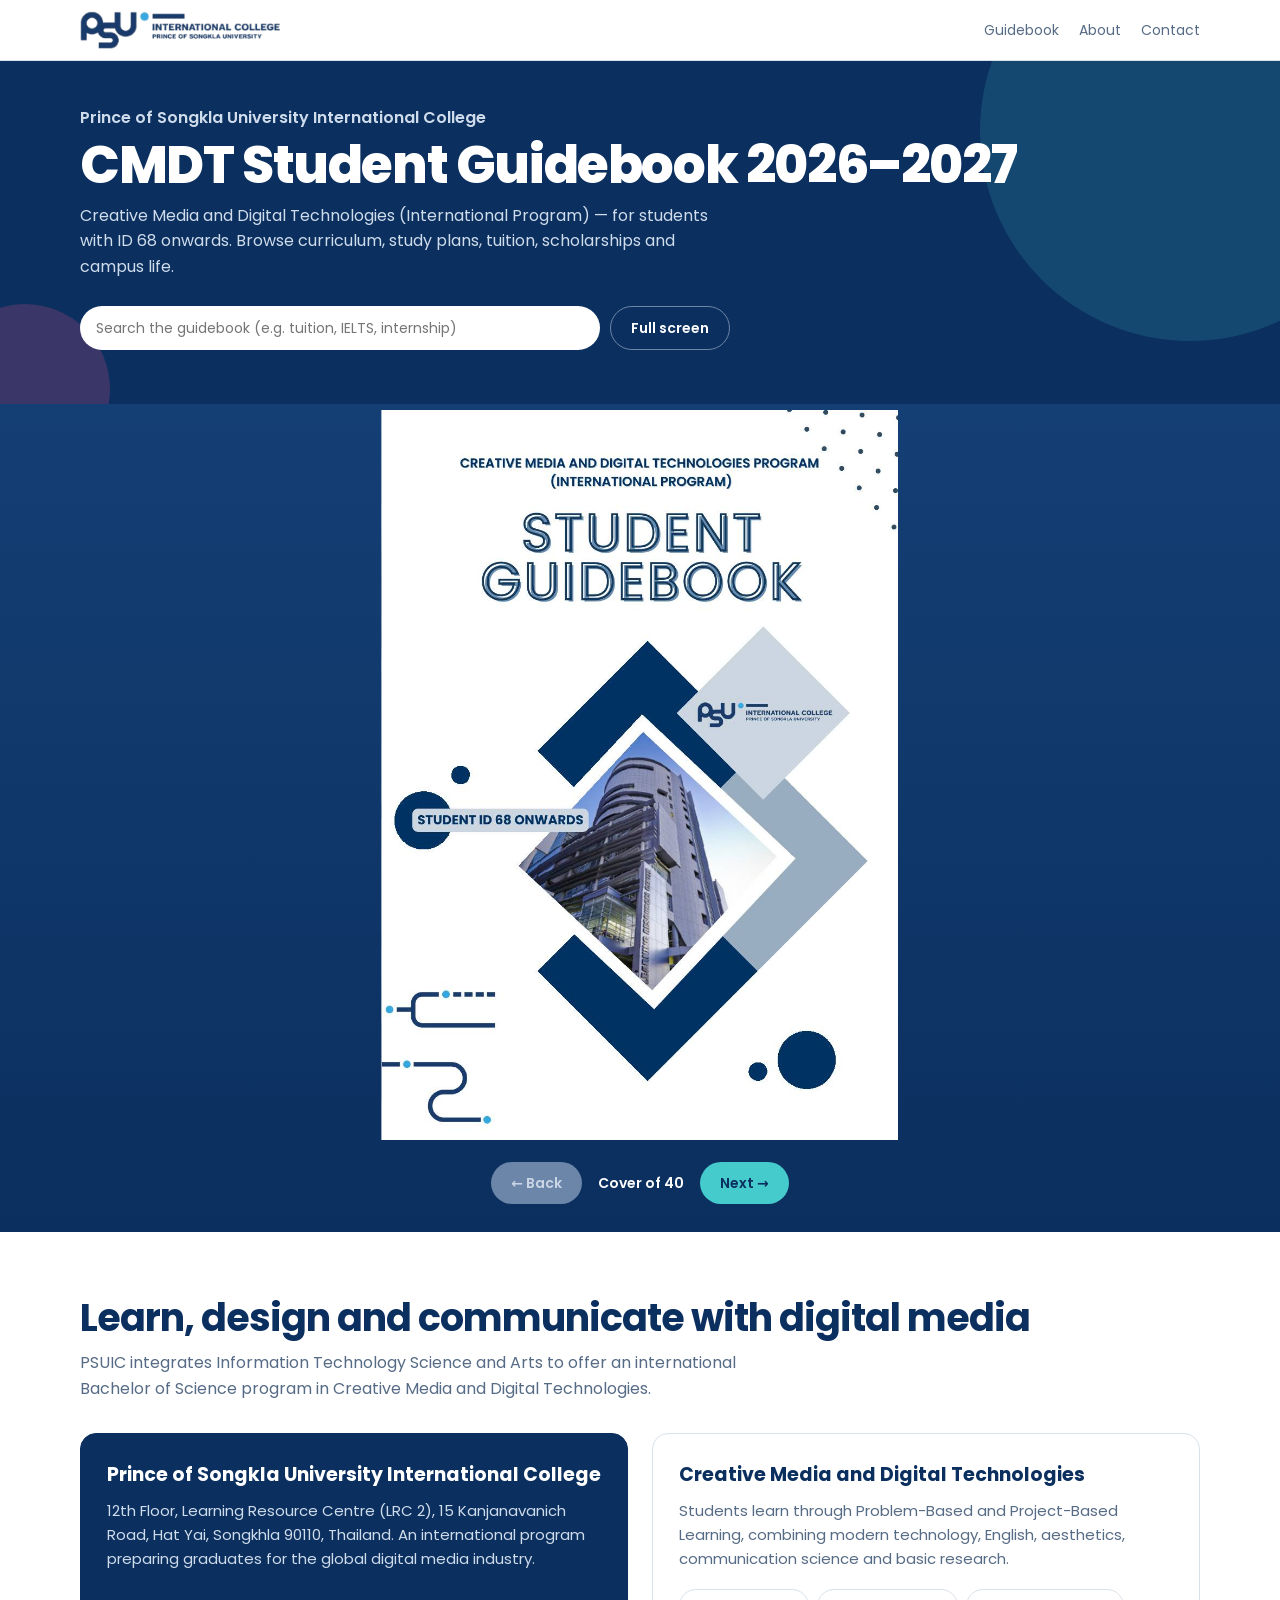
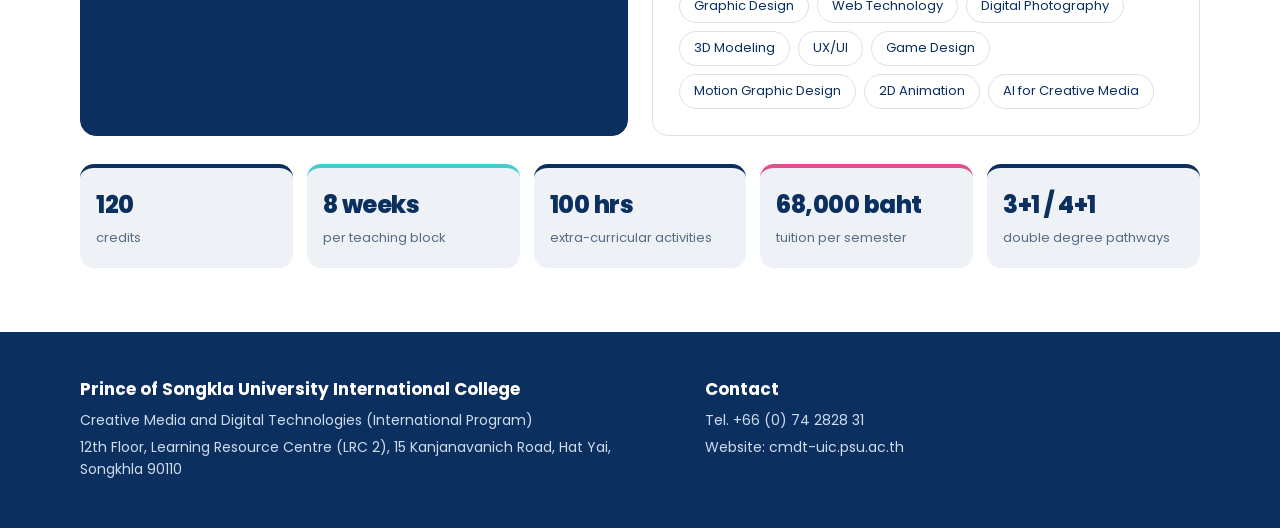
<file: index.html>
<!DOCTYPE html>
<html lang="en">
<head>
<meta charset="utf-8">
<meta name="viewport" content="width=device-width, initial-scale=1, viewport-fit=cover">
<title>CMDT Student Guidebook 2026–2027 | PSU International College</title>
<link rel="stylesheet" href="css/style.css">
</head>
<body>
<nav><div class="wrap"><a class="brand" href="#top"><img src="images/logo.png" alt="PSU International College, Prince of Songkla University"></a><div><a class="l" href="#guidebook">Guidebook</a><a class="l" href="#about">About</a><a class="l" href="#contact">Contact</a></div></div></nav>

<header class="hero" id="top"><div class="wrap">
<p class="org">Prince of Songkla University International College</p>
<h1>CMDT Student Guidebook 2026–2027</h1>
<p>Creative Media and Digital Technologies (International Program) — for students with ID 68 onwards. Browse curriculum, study plans, tuition, scholarships and campus life.</p>
<div class="tools" id="guidebook">
<div class="sb"><input id="q" type="search" placeholder="Search the guidebook (e.g. tuition, IELTS, internship)" aria-label="Search the guidebook" autocomplete="off"><div class="res" id="res"></div></div>
<button class="pill o" id="fs" title="Full screen">Full screen</button>
</div>
</div></header>

<div class="shelf"><div class="wrap fb" id="fb">
<div class="book" id="book"></div>
<div class="nav"><button class="pill" id="bk">← Back</button><span id="ct"></span><button class="pill" id="nx">Next →</button></div>
</div></div>

<section id="about"><div class="wrap">
<h2>Learn, design and communicate with digital media</h2>
<p class="lead">PSUIC integrates Information Technology Science and Arts to offer an international Bachelor of Science program in Creative Media and Digital Technologies.</p>
<div class="about">
<div class="box n"><h3>Prince of Songkla University International College</h3><p>12th Floor, Learning Resource Centre (LRC 2), 15 Kanjanavanich Road, Hat Yai, Songkhla 90110, Thailand. An international program preparing graduates for the global digital media industry.</p></div>
<div class="box"><h3>Creative Media and Digital Technologies</h3><p>Students learn through Problem-Based and Project-Based Learning, combining modern technology, English, aesthetics, communication science and basic research.</p>
<div class="chips"><span>Graphic Design</span><span>Web Technology</span><span>Digital Photography</span><span>3D Modeling</span><span>UX/UI</span><span>Game Design</span><span>Motion Graphic Design</span><span>2D Animation</span><span>AI for Creative Media</span></div></div>
</div>
<div class="facts">
<div class="fact"><b>120</b><span>credits</span></div>
<div class="fact"><b>8 weeks</b><span>per teaching block</span></div>
<div class="fact"><b>100 hrs</b><span>extra-curricular activities</span></div>
<div class="fact"><b>68,000 baht</b><span>tuition per semester</span></div>
<div class="fact"><b>3+1 / 4+1</b><span>double degree pathways</span></div>
</div>
</div></section>

<footer id="contact"><div class="wrap">
<div><h4>Prince of Songkla University International College</h4><p>Creative Media and Digital Technologies (International Program)</p><p>12th Floor, Learning Resource Centre (LRC 2), 15 Kanjanavanich Road, Hat Yai, Songkhla 90110</p></div>
<div><h4>Contact</h4><p>Tel. +66 (0) 74 2828 31</p><p>Website: cmdt-uic.psu.ac.th</p></div>
</div></footer>

<script src="js/search-data.js"></script>
<script src="js/flipbook.js"></script>
</body>
</html>
</file>
<file: css/style.css>
@font-face{font-family:Poppins;font-style:normal;font-weight:300;font-display:swap;src:url('../fonts/poppins-latin-300-normal.woff2') format('woff2')}
@font-face{font-family:Poppins;font-style:normal;font-weight:400;font-display:swap;src:url('../fonts/poppins-latin-400-normal.woff2') format('woff2')}
@font-face{font-family:Poppins;font-style:normal;font-weight:500;font-display:swap;src:url('../fonts/poppins-latin-500-normal.woff2') format('woff2')}
@font-face{font-family:Poppins;font-style:normal;font-weight:600;font-display:swap;src:url('../fonts/poppins-latin-600-normal.woff2') format('woff2')}
@font-face{font-family:Poppins;font-style:normal;font-weight:700;font-display:swap;src:url('../fonts/poppins-latin-700-normal.woff2') format('woff2')}
@font-face{font-family:Poppins;font-style:normal;font-weight:800;font-display:swap;src:url('../fonts/poppins-latin-800-normal.woff2') format('woff2')}
:root{--navy:#0b2f5e;--navy2:#143f75;--grey:#cbd5e0;--grey2:#eef2f6;--teal:#46cbcd;--pink:#e0508c;--bg:#fff;--ink:#0b2f5e;--mute:#566b85;--card:#fff;--line:#d9e1ea;
box-sizing:border-box;padding-top:env(safe-area-inset-top,0px);padding-bottom:env(safe-area-inset-bottom,0px)}
@media (prefers-color-scheme:dark){:root:not([data-theme="light"]){--bg:#081c37;--ink:#e8eef6;--mute:#9db0c8;--card:#0f2a4d;--line:#24426b;--grey2:#0c2444}}
:root[data-theme="dark"]{--bg:#081c37;--ink:#e8eef6;--mute:#9db0c8;--card:#0f2a4d;--line:#24426b;--grey2:#0c2444}
html{scroll-padding-top:env(safe-area-inset-top,0px);scroll-behavior:smooth}
*{box-sizing:border-box}
body{margin:0;font-family:Poppins,system-ui,sans-serif;background:var(--bg);color:var(--ink);line-height:1.6}
.wrap{max-width:1160px;margin:0 auto;padding:0 20px}
nav{position:sticky;top:env(safe-area-inset-top,0px);z-index:20;background:#fff;border-bottom:1px solid #d9e1ea}
nav .wrap{display:flex;align-items:center;justify-content:space-between;height:60px}
.brand{display:block;text-decoration:none}
.brand img{height:38px;width:auto;display:block}
nav a.l{font-size:14px;margin-left:20px;text-decoration:none;color:#566b85}
nav a.l:hover{color:#0b2f5e}
.hero{background:var(--navy);color:#fff;position:relative;overflow:hidden;padding:44px 0 36px}
.hero:before{content:"";position:absolute;right:-120px;top:-140px;width:420px;height:420px;border-radius:50%;background:var(--teal);opacity:.16}
.hero:after{content:"";position:absolute;left:-60px;bottom:-70px;width:170px;height:170px;border-radius:50%;background:var(--pink);opacity:.22}
.hero .wrap{position:relative;z-index:1}
.hero .org{font-weight:600;margin:0 0 6px;color:#cfdcec}
.hero h1{font-size:clamp(30px,4.6vw,52px);line-height:1.08;font-weight:800;margin:0 0 10px;letter-spacing:-1.4px}
.hero p{color:#cfdcec;margin:0;max-width:640px}
.tools{display:flex;gap:10px;align-items:center;margin:26px 0 18px;flex-wrap:wrap;position:relative}
.sb{position:relative;flex:1;min-width:220px;max-width:520px}
.sb input{width:100%;font:inherit;font-size:14px;padding:11px 16px;border-radius:999px;border:0;background:#fff;color:var(--navy)}
button{font:inherit}
.res{position:absolute;top:48px;left:0;right:0;background:#fff;border-radius:12px;max-height:260px;overflow:auto;z-index:30;box-shadow:0 10px 30px rgba(0,0,0,.3);display:none}
.res button{display:block;width:100%;text-align:left;border:0;background:none;font-size:13px;padding:9px 14px;cursor:pointer;color:var(--navy);border-bottom:1px solid var(--grey2)}
.res button:hover{background:var(--grey2)}
.res b{font-weight:600}.res span{display:block;color:#566b85;font-size:12px}
.pill{border:0;border-radius:999px;padding:10px 20px;font-weight:600;font-size:14px;cursor:pointer;background:var(--teal);color:var(--navy)}
.pill:hover:not(:disabled){background:#6fdadc}
.pill:disabled{background:#6b86a8;color:#c9d5e4;cursor:default}
.pill.o{background:transparent;border:1.5px solid #6b86a8;color:#fff}
input:focus-visible,button:focus-visible{outline:3px solid var(--pink);outline-offset:2px}
.shelf{background:linear-gradient(#143f75,#0b2f5e);padding:0 0 28px}
.fb{display:flex;flex-direction:column;align-items:center;padding-top:6px}
.book{position:relative;width:calc(var(--pw)*2);height:var(--ph);perspective:2600px;transition:transform .6s ease}
.sheet{position:absolute;left:50%;top:0;width:var(--pw);height:var(--ph);transform-origin:left center;transform-style:preserve-3d;transition:transform .85s cubic-bezier(.5,.1,.3,1);cursor:pointer}
.face{position:absolute;inset:0;backface-visibility:hidden;-webkit-backface-visibility:hidden;background:#fff;overflow:hidden}
.face.b{transform:rotateY(180deg)}
.face img{width:100%;height:100%;display:block;object-fit:fill;user-select:none;-webkit-user-drag:none}
.face.hit{outline:5px solid var(--pink);outline-offset:-5px}
.book.single{width:var(--pw);perspective:none}
.book.single .sheet{display:none}
.book.single .one{display:block}
.one{display:none;width:var(--pw);height:var(--ph);background:#fff}
.one img{width:100%;height:100%;display:block}
.nav{display:flex;align-items:center;gap:16px;margin-top:22px;color:#fff;font-size:14px;font-weight:600}
section{padding:64px 0}
section h2{font-size:clamp(26px,3.4vw,38px);letter-spacing:-1px;margin:0 0 10px;line-height:1.15;font-weight:700}
.lead{color:var(--mute);max-width:660px;margin:0 0 32px}
.about{display:grid;grid-template-columns:1fr 1fr;gap:24px}
.box{background:var(--card);border:1px solid var(--line);border-radius:16px;padding:26px}
.box.n{background:var(--navy);color:#fff;border-color:var(--navy)}
.box h3{margin:0 0 8px;font-size:19px}
.box p{margin:0;color:var(--mute);font-size:15px}.box.n p{color:#cfdcec}
.facts{display:grid;grid-template-columns:repeat(5,1fr);gap:14px;margin-top:28px}
.fact{background:var(--grey2);border-radius:14px;padding:18px 16px;border-top:4px solid var(--navy)}
.fact:nth-child(2){border-color:var(--teal)}.fact:nth-child(4){border-color:var(--pink)}
.fact b{display:block;font-size:24px;font-weight:800;letter-spacing:-.5px}.fact span{font-size:13px;color:var(--mute)}
.chips{display:flex;flex-wrap:wrap;gap:8px;margin-top:18px}
.chips span{border:1.5px solid var(--line);border-radius:999px;padding:6px 14px;font-size:13px}
footer{background:var(--navy);color:#cfdcec;padding:44px 0;font-size:14px}
footer .wrap{display:grid;grid-template-columns:1.2fr 1fr;gap:30px}
footer h4{color:#fff;margin:0 0 6px;font-size:17px}footer p{margin:0 0 4px}
@media(max-width:860px){.about,footer .wrap{grid-template-columns:1fr}.facts{grid-template-columns:1fr 1fr}nav a.l{display:none}}
@media(prefers-reduced-motion:reduce){.sheet,.book{transition:none}html{scroll-behavior:auto}}
</file>
